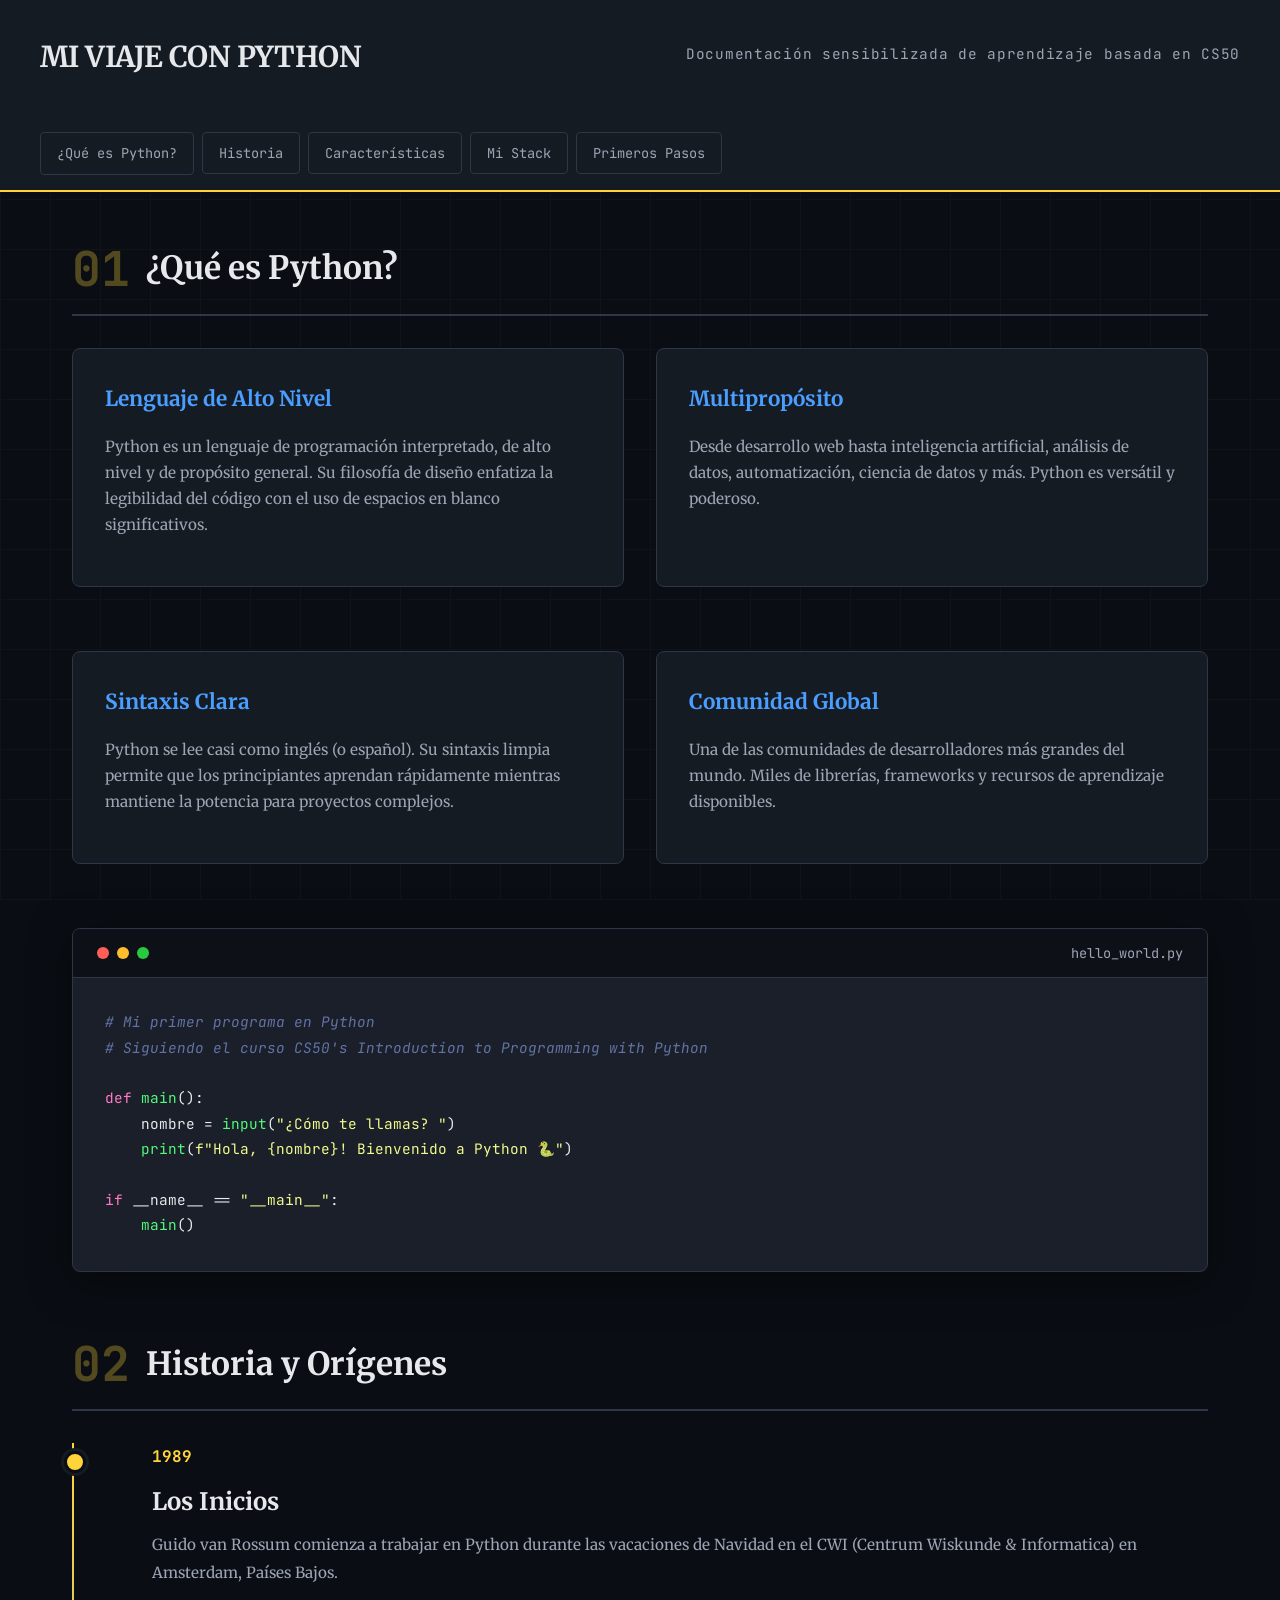
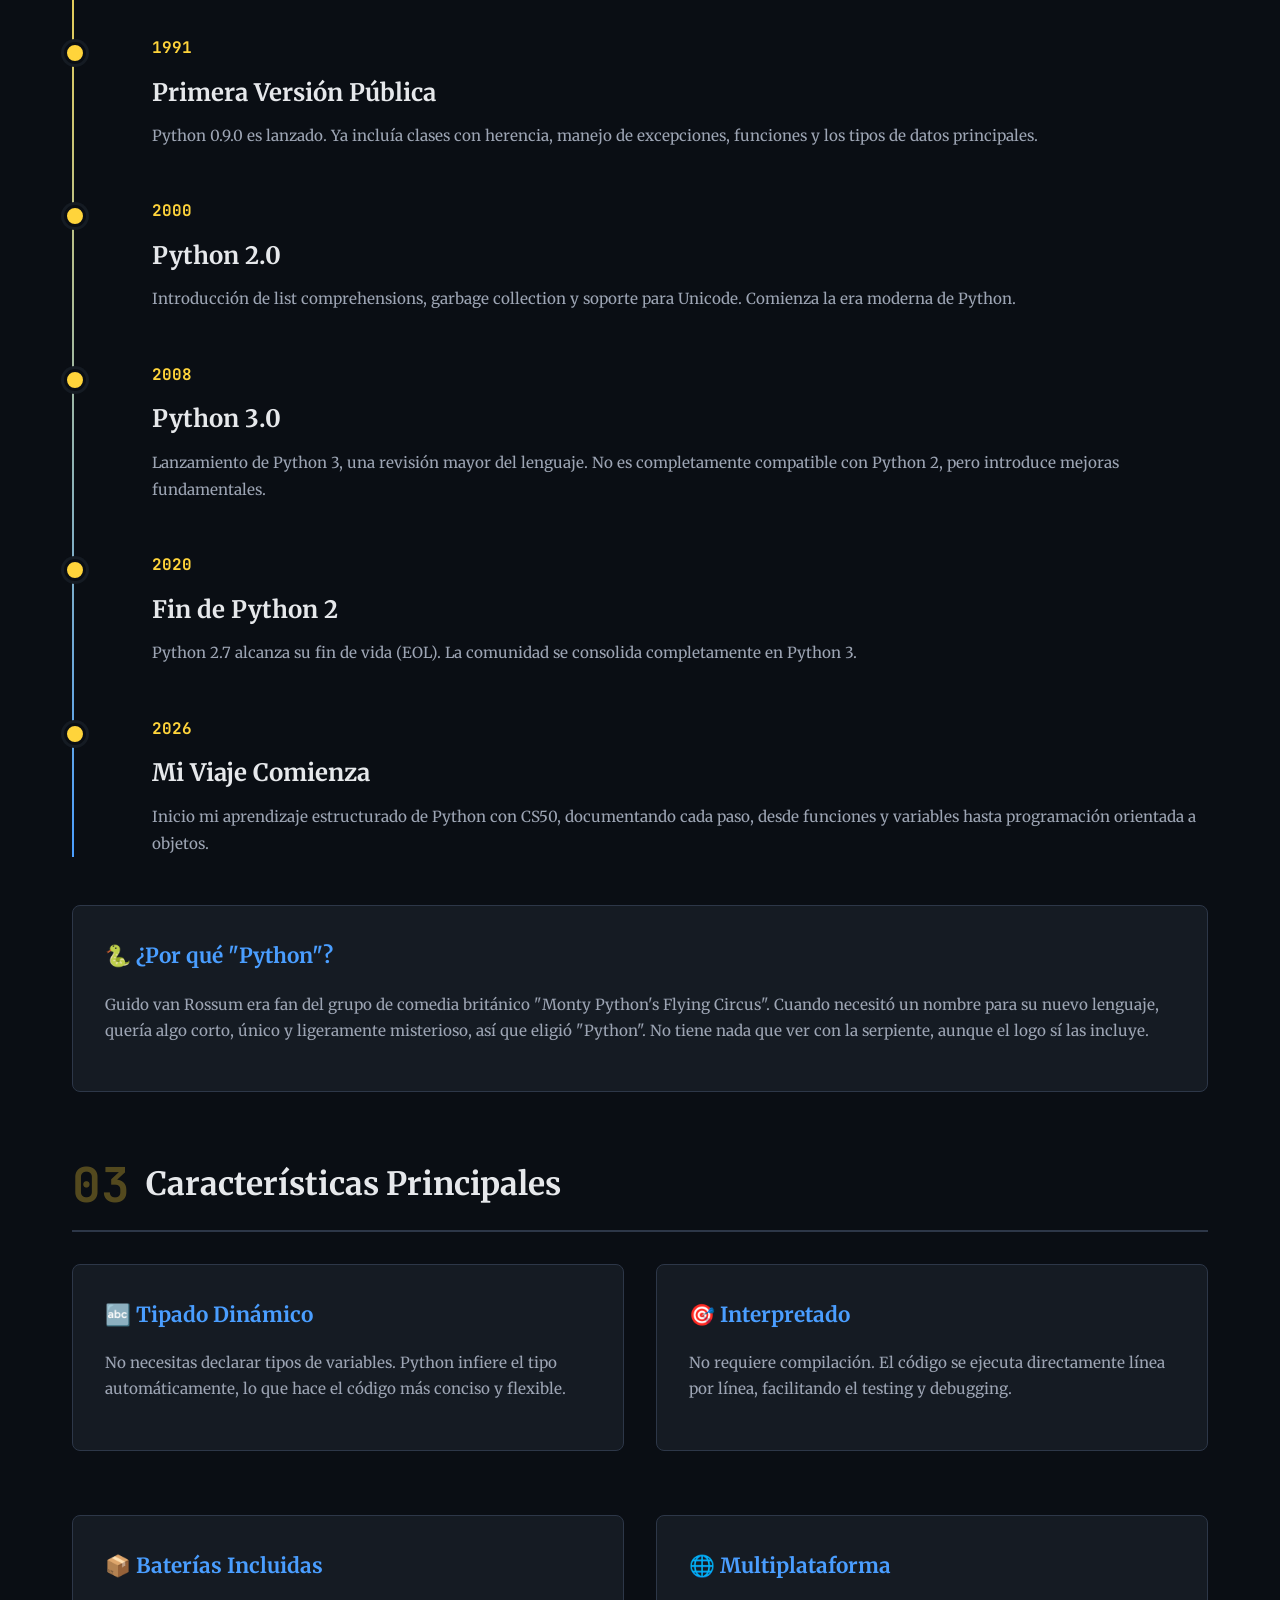
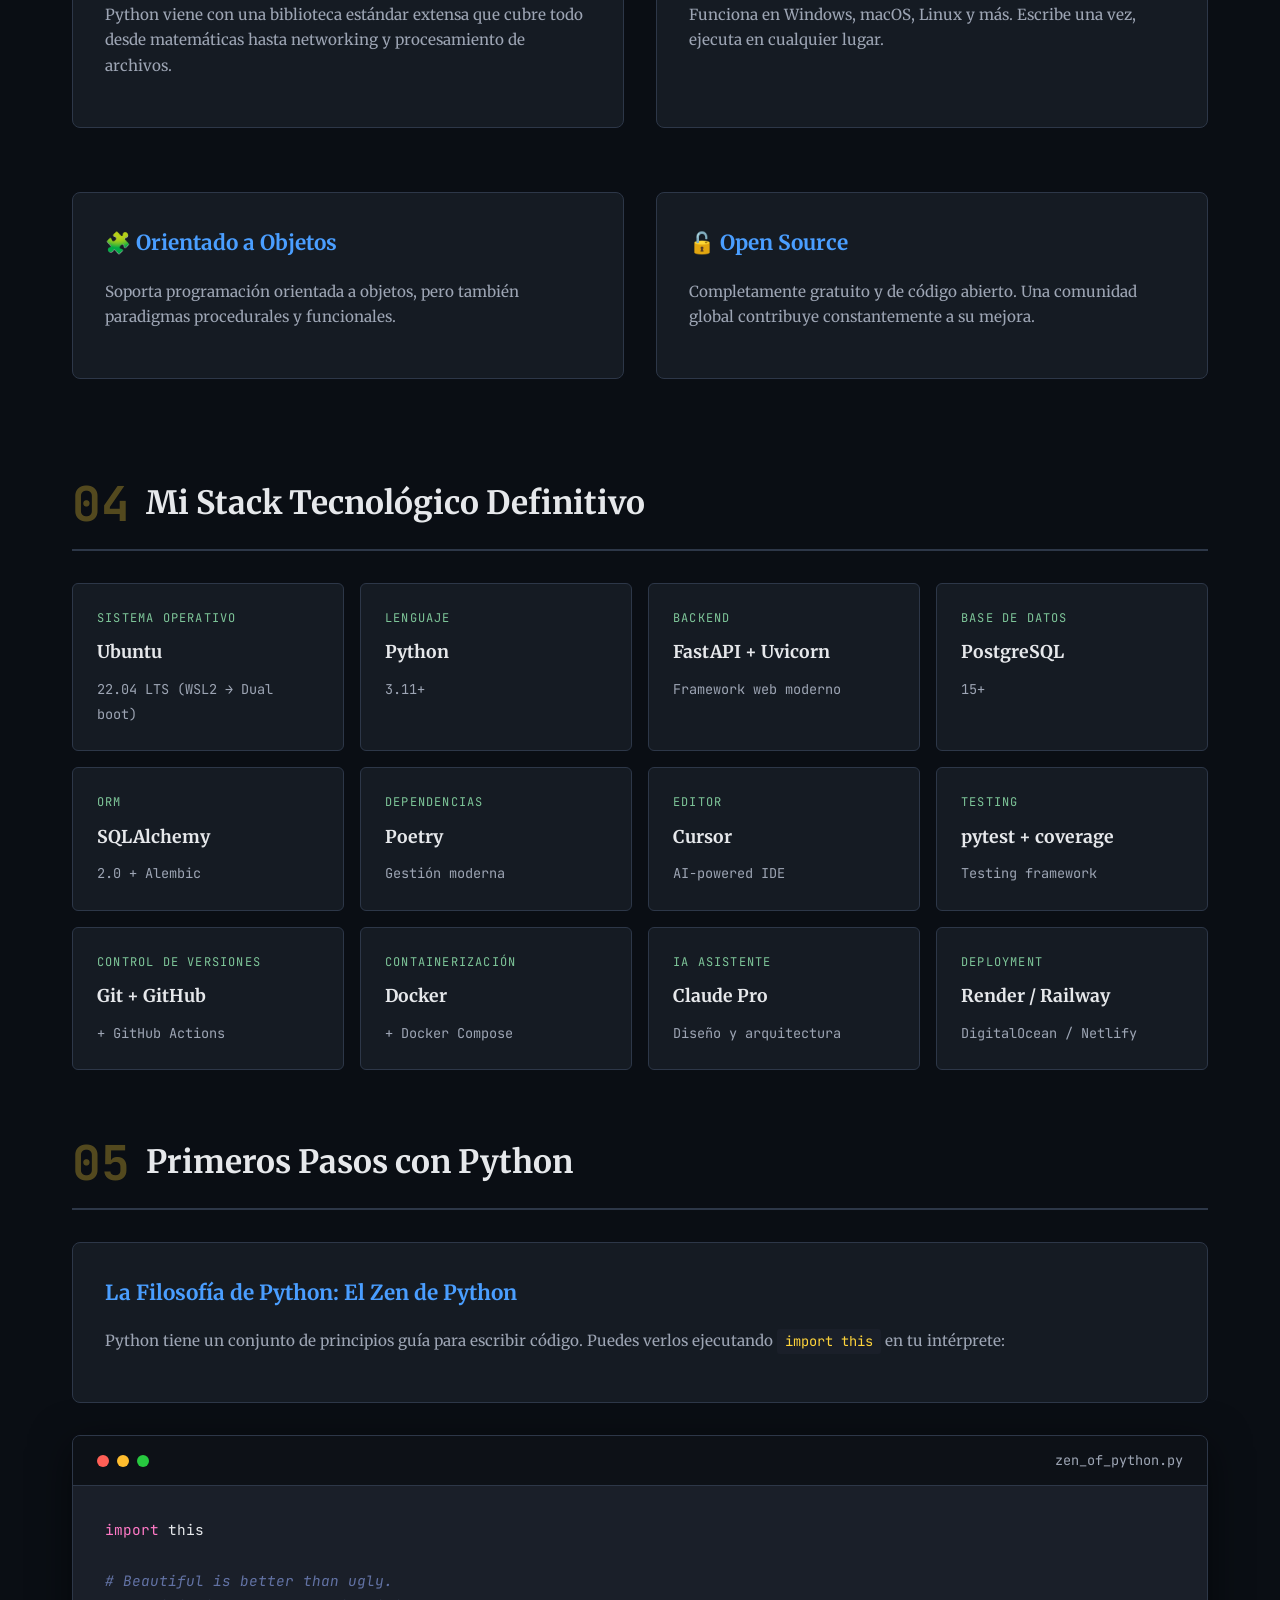
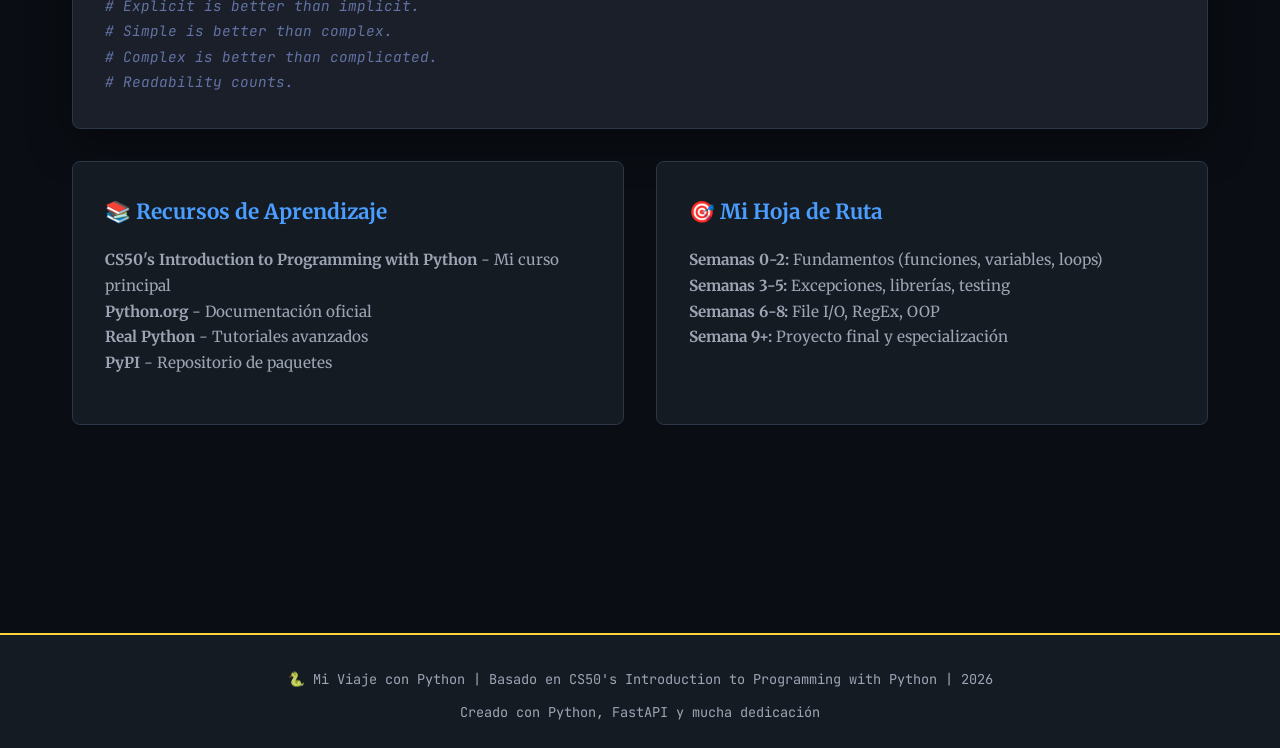
<file: index.html>
<!DOCTYPE html>
<html lang="es">
<head>
    <meta charset="UTF-8">
    <meta name="viewport" content="width=device-width, initial-scale=1.0">
    <title>Mi Viaje con Python - Documentación de Aprendizaje</title>
    <link rel="preconnect" href="https://fonts.googleapis.com">
    <link rel="stylesheet" href="stiles.css">
    <link rel="preconnect" href="https://fonts.gstatic.com" crossorigin>
    <link href="https://fonts.googleapis.com/css2?family=JetBrains+Mono:wght@400;700&family=Merriweather:wght@300;400;700;900&display=swap" rel="stylesheet">
    <style>
        :root {
            --bg-primary: #0a0e14;
            --bg-secondary: #151b23;
            --bg-code: #1a1f29;
            --accent-python: #ffd43b;
            --accent-blue: #4a9eff;
            --accent-green: #7ec699;
            --text-primary: #e6e8eb;
            --text-secondary: #9da5b4;
            --border: #2d3748;
            --shadow: rgba(0, 0, 0, 0.5);
        }
 
        * {
            margin: 0;
            padding: 0;
            box-sizing: border-box;
        }
 
        body {
            font-family: 'Merriweather', serif;
            background: var(--bg-primary);
            color: var(--text-primary);
            line-height: 1.8;
            overflow-x: hidden;
        }
 
        /* Animated Background */
        .bg-animation {
            position: fixed;
            top: 0;
            left: 0;
            width: 100%;
            height: 100%;
            z-index: -1;
            opacity: 0.03;
            background-image: 
                linear-gradient(90deg, var(--accent-python) 1px, transparent 1px),
                linear-gradient(0deg, var(--accent-python) 1px, transparent 1px);
            background-size: 50px 50px;
            animation: gridScroll 20s linear infinite;
        }
 
        @keyframes gridScroll {
            0% { transform: translate(0, 0); }
            100% { transform: translate(50px, 50px); }
        }
 
        /* Header */
        header {
            background: var(--bg-secondary);
            border-bottom: 2px solid var(--accent-python);
            padding: 2rem 2rem 1rem;
            position: sticky;
            top: 0;
            z-index: 100;
            backdrop-filter: blur(10px);
            animation: slideDown 0.6s ease-out;
        }
 
        @keyframes slideDown {
            from {
                transform: translateY(-100%);
                opacity: 0;
            }
            to {
                transform: translateY(0);
                opacity: 1;
            }
        }
 
        .header-content {
            max-width: 1200px;
            margin: 0 auto;
        }
 
        h1 {
            font-size: 3rem;
            font-weight: 900;
            color: var(--accent-python);
            margin-bottom: 0.5rem;
            letter-spacing: -0.02em;
            text-transform: uppercase;
            animation: fadeInUp 0.8s ease-out 0.2s both;
        }
 
        .subtitle {
            font-family: 'JetBrains Mono', monospace;
            color: var(--text-secondary);
            font-size: 0.9rem;
            letter-spacing: 0.05em;
            animation: fadeInUp 0.8s ease-out 0.4s both;
        }
 
        @keyframes fadeInUp {
            from {
                opacity: 0;
                transform: translateY(20px);
            }
            to {
                opacity: 1;
                transform: translateY(0);
            }
        }
 
        /* Navigation */
        nav {
            margin-top: 1.5rem;
            display: flex;
            gap: 0.5rem;
            flex-wrap: wrap;
            animation: fadeInUp 0.8s ease-out 0.6s both;
        }
 
        nav a {
            font-family: 'JetBrains Mono', monospace;
            text-decoration: none;
            color: var(--text-secondary);
            padding: 0.5rem 1rem;
            border: 1px solid var(--border);
            border-radius: 4px;
            font-size: 0.85rem;
            transition: all 0.3s ease;
            position: relative;
            overflow: hidden;
        }
 
        nav a::before {
            content: '';
            position: absolute;
            top: 0;
            left: -100%;
            width: 100%;
            height: 100%;
            background: var(--accent-python);
            transition: left 0.3s ease;
            z-index: -1;
        }
 
        nav a:hover {
            color: var(--bg-primary);
            border-color: var(--accent-python);
        }
 
        nav a:hover::before {
            left: 0;
        }
 
        /* Main Content */
        main {
            max-width: 1200px;
            margin: 0 auto;
            padding: 3rem 2rem;
        }
 
        .section {
            margin-bottom: 4rem;
            animation: fadeInUp 1s ease-out both;
        }
 
        .section:nth-child(1) { animation-delay: 0.8s; }
        .section:nth-child(2) { animation-delay: 1s; }
        .section:nth-child(3) { animation-delay: 1.2s; }
 
        .section-header {
            display: flex;
            align-items: center;
            gap: 1rem;
            margin-bottom: 2rem;
            padding-bottom: 1rem;
            border-bottom: 2px solid var(--border);
        }
 
        .section-number {
            font-family: 'JetBrains Mono', monospace;
            font-size: 3rem;
            font-weight: 700;
            color: var(--accent-python);
            opacity: 0.3;
            line-height: 1;
        }
 
        h2 {
            font-size: 2rem;
            font-weight: 700;
            color: var(--text-primary);
        }
 
        .content-grid {
            display: grid;
            grid-template-columns: 1fr 1fr;
            gap: 2rem;
            margin-bottom: 2rem;
        }
 
        .card {
            background: var(--bg-secondary);
            border: 1px solid var(--border);
            border-radius: 8px;
            padding: 2rem;
            position: relative;
            overflow: hidden;
            transition: transform 0.3s ease, border-color 0.3s ease;
        }
 
        .card::before {
            content: '';
            position: absolute;
            top: 0;
            left: 0;
            width: 4px;
            height: 0;
            background: var(--accent-python);
            transition: height 0.3s ease;
        }
 
        .card:hover {
            transform: translateY(-4px);
            border-color: var(--accent-python);
        }
 
        .card:hover::before {
            height: 100%;
        }
 
        .card h3 {
            font-size: 1.3rem;
            margin-bottom: 1rem;
            color: var(--accent-blue);
            font-weight: 700;
        }
 
        .card p {
            color: var(--text-secondary);
            font-size: 0.95rem;
            line-height: 1.7;
        }
 
        /* Code Block */
        .code-container {
            background: var(--bg-code);
            border: 1px solid var(--border);
            border-radius: 8px;
            overflow: hidden;
            margin: 2rem 0;
            box-shadow: 0 10px 40px var(--shadow);
        }
 
        .code-header {
            background: #0d1117;
            padding: 0.75rem 1.5rem;
            display: flex;
            align-items: center;
            gap: 0.5rem;
            border-bottom: 1px solid var(--border);
        }
 
        .code-dot {
            width: 12px;
            height: 12px;
            border-radius: 50%;
        }
 
        .code-dot.red { background: #ff5f56; }
        .code-dot.yellow { background: #ffbd2e; }
        .code-dot.green { background: #27c93f; }
 
        .code-title {
            font-family: 'JetBrains Mono', monospace;
            font-size: 0.85rem;
            color: var(--text-secondary);
            margin-left: auto;
        }
 
        pre {
            padding: 2rem;
            overflow-x: auto;
            margin: 0;
        }
 
        code {
            font-family: 'JetBrains Mono', monospace;
            font-size: 0.9rem;
            line-height: 1.6;
            color: var(--text-primary);
        }
 
        .keyword { color: #ff79c6; }
        .function { color: #50fa7b; }
        .string { color: #f1fa8c; }
        .comment { color: #6272a4; }
 
        /* Timeline */
        .timeline {
            position: relative;
            padding-left: 3rem;
        }
 
        .timeline::before {
            content: '';
            position: absolute;
            left: 0;
            top: 0;
            bottom: 0;
            width: 2px;
            background: linear-gradient(to bottom, var(--accent-python), var(--accent-blue));
        }
 
        .timeline-item {
            position: relative;
            margin-bottom: 3rem;
            padding-left: 2rem;
        }
 
        .timeline-item::before {
            content: '';
            position: absolute;
            left: -3.5rem;
            top: 0.5rem;
            width: 1rem;
            height: 1rem;
            background: var(--accent-python);
            border: 3px solid var(--bg-primary);
            border-radius: 50%;
            box-shadow: 0 0 0 3px var(--bg-secondary);
        }
 
        .timeline-year {
            font-family: 'JetBrains Mono', monospace;
            color: var(--accent-python);
            font-weight: 700;
            margin-bottom: 0.5rem;
        }
 
        .timeline-content h3 {
            color: var(--text-primary);
            margin-bottom: 0.5rem;
        }
 
        .timeline-content p {
            color: var(--text-secondary);
            font-size: 0.95rem;
        }
 
        /* Tech Stack */
        .tech-stack {
            display: grid;
            grid-template-columns: repeat(auto-fit, minmax(250px, 1fr));
            gap: 1rem;
            margin-top: 2rem;
        }
 
        .tech-item {
            background: var(--bg-secondary);
            border: 1px solid var(--border);
            border-radius: 6px;
            padding: 1.5rem;
            display: flex;
            flex-direction: column;
            gap: 0.5rem;
        }
 
        .tech-category {
            font-family: 'JetBrains Mono', monospace;
            font-size: 0.75rem;
            color: var(--accent-green);
            text-transform: uppercase;
            letter-spacing: 0.1em;
        }
 
        .tech-name {
            font-weight: 700;
            color: var(--text-primary);
            font-size: 1.1rem;
        }
 
        .tech-version {
            font-family: 'JetBrains Mono', monospace;
            font-size: 0.85rem;
            color: var(--text-secondary);
        }
 
        /* Footer */
        footer {
            background: var(--bg-secondary);
            border-top: 2px solid var(--accent-python);
            padding: 2rem;
            text-align: center;
            margin-top: 4rem;
        }
 
        footer p {
            font-family: 'JetBrains Mono', monospace;
            font-size: 0.85rem;
            color: var(--text-secondary);
        }
 
        /* Responsive */
        @media (max-width: 768px) {
            h1 { font-size: 2rem; }
            .content-grid {
                grid-template-columns: 1fr;
            }
            .section-number {
                font-size: 2rem;
            }
            h2 { font-size: 1.5rem; }
        }
 
        /* Scroll Reveal */
        .reveal {
            opacity: 0;
            transform: translateY(30px);
            transition: opacity 0.6s ease, transform 0.6s ease;
        }
 
        .reveal.active {
            opacity: 1;
            transform: translateY(0);
        }
    </style>
</head>
<body>
    <div class="bg-animation"></div>
 
    <header>
        <div class="header-content">
            <h1>Mi Viaje con Python</h1>
            <p class="subtitle">Documentación sensibilizada de aprendizaje basada en CS50</p>
            <nav>
                <a href="#que-es-python">¿Qué es Python?</a>
                <a href="#historia">Historia</a>
                <a href="#caracteristicas">Características</a>
                <a href="#stack">Mi Stack</a>
                <a href="#primeros-pasos">Primeros Pasos</a>
            </nav>
        </div>
    </header>
 
    <main>
        <!-- ¿Qué es Python? -->
        <section id="que-es-python" class="section">
            <div class="section-header">
                <span class="section-number">01</span>
                <h2>¿Qué es Python?</h2>
            </div>
            
            <div class="content-grid">
                <div class="card">
                    <h3>Lenguaje de Alto Nivel</h3>
                    <p>Python es un lenguaje de programación interpretado, de alto nivel y de propósito general. Su filosofía de diseño enfatiza la legibilidad del código con el uso de espacios en blanco significativos.</p>
                </div>
                
                <div class="card">
                    <h3>Multipropósito</h3>
                    <p>Desde desarrollo web hasta inteligencia artificial, análisis de datos, automatización, ciencia de datos y más. Python es versátil y poderoso.</p>
                </div>
                
                <div class="card">
                    <h3>Sintaxis Clara</h3>
                    <p>Python se lee casi como inglés (o español). Su sintaxis limpia permite que los principiantes aprendan rápidamente mientras mantiene la potencia para proyectos complejos.</p>
                </div>
                
                <div class="card">
                    <h3>Comunidad Global</h3>
                    <p>Una de las comunidades de desarrolladores más grandes del mundo. Miles de librerías, frameworks y recursos de aprendizaje disponibles.</p>
                </div>
            </div>
 
            <div class="code-container">
                <div class="code-header">
                    <span class="code-dot red"></span>
                    <span class="code-dot yellow"></span>
                    <span class="code-dot green"></span>
                    <span class="code-title">hello_world.py</span>
                </div>
                <pre><code><span class="comment"># Mi primer programa en Python</span>
<span class="comment"># Siguiendo el curso CS50's Introduction to Programming with Python</span>
 
<span class="keyword">def</span> <span class="function">main</span>():
    nombre = <span class="function">input</span>(<span class="string">"¿Cómo te llamas? "</span>)
    <span class="function">print</span>(<span class="string">f"Hola, {nombre}! Bienvenido a Python 🐍"</span>)
 
<span class="keyword">if</span> __name__ == <span class="string">"__main__"</span>:
    <span class="function">main</span>()</code></pre>
            </div>
        </section>
 
        <!-- Historia -->
        <section id="historia" class="section reveal">
            <div class="section-header">
                <span class="section-number">02</span>
                <h2>Historia y Orígenes</h2>
            </div>
 
            <div class="timeline">
                <div class="timeline-item">
                    <div class="timeline-year">1989</div>
                    <div class="timeline-content">
                        <h3>Los Inicios</h3>
                        <p>Guido van Rossum comienza a trabajar en Python durante las vacaciones de Navidad en el CWI (Centrum Wiskunde & Informatica) en Amsterdam, Países Bajos.</p>
                    </div>
                </div>
 
                <div class="timeline-item">
                    <div class="timeline-year">1991</div>
                    <div class="timeline-content">
                        <h3>Primera Versión Pública</h3>
                        <p>Python 0.9.0 es lanzado. Ya incluía clases con herencia, manejo de excepciones, funciones y los tipos de datos principales.</p>
                    </div>
                </div>
 
                <div class="timeline-item">
                    <div class="timeline-year">2000</div>
                    <div class="timeline-content">
                        <h3>Python 2.0</h3>
                        <p>Introducción de list comprehensions, garbage collection y soporte para Unicode. Comienza la era moderna de Python.</p>
                    </div>
                </div>
 
                <div class="timeline-item">
                    <div class="timeline-year">2008</div>
                    <div class="timeline-content">
                        <h3>Python 3.0</h3>
                        <p>Lanzamiento de Python 3, una revisión mayor del lenguaje. No es completamente compatible con Python 2, pero introduce mejoras fundamentales.</p>
                    </div>
                </div>
 
                <div class="timeline-item">
                    <div class="timeline-year">2020</div>
                    <div class="timeline-content">
                        <h3>Fin de Python 2</h3>
                        <p>Python 2.7 alcanza su fin de vida (EOL). La comunidad se consolida completamente en Python 3.</p>
                    </div>
                </div>
 
                <div class="timeline-item">
                    <div class="timeline-year">2026</div>
                    <div class="timeline-content">
                        <h3>Mi Viaje Comienza</h3>
                        <p>Inicio mi aprendizaje estructurado de Python con CS50, documentando cada paso, desde funciones y variables hasta programación orientada a objetos.</p>
                    </div>
                </div>
            </div>
 
            <div class="card" style="margin-top: 2rem;">
                <h3>🐍 ¿Por qué "Python"?</h3>
                <p>Guido van Rossum era fan del grupo de comedia británico "Monty Python's Flying Circus". Cuando necesitó un nombre para su nuevo lenguaje, quería algo corto, único y ligeramente misterioso, así que eligió "Python". No tiene nada que ver con la serpiente, aunque el logo sí las incluye.</p>
            </div>
        </section>
 
        <!-- Características Principales -->
        <section id="caracteristicas" class="section reveal">
            <div class="section-header">
                <span class="section-number">03</span>
                <h2>Características Principales</h2>
            </div>
 
            <div class="content-grid">
                <div class="card">
                    <h3>🔤 Tipado Dinámico</h3>
                    <p>No necesitas declarar tipos de variables. Python infiere el tipo automáticamente, lo que hace el código más conciso y flexible.</p>
                </div>
 
                <div class="card">
                    <h3>🎯 Interpretado</h3>
                    <p>No requiere compilación. El código se ejecuta directamente línea por línea, facilitando el testing y debugging.</p>
                </div>
 
                <div class="card">
                    <h3>📦 Baterías Incluidas</h3>
                    <p>Python viene con una biblioteca estándar extensa que cubre todo desde matemáticas hasta networking y procesamiento de archivos.</p>
                </div>
 
                <div class="card">
                    <h3>🌐 Multiplataforma</h3>
                    <p>Funciona en Windows, macOS, Linux y más. Escribe una vez, ejecuta en cualquier lugar.</p>
                </div>
 
                <div class="card">
                    <h3>🧩 Orientado a Objetos</h3>
                    <p>Soporta programación orientada a objetos, pero también paradigmas procedurales y funcionales.</p>
                </div>
 
                <div class="card">
                    <h3>🔓 Open Source</h3>
                    <p>Completamente gratuito y de código abierto. Una comunidad global contribuye constantemente a su mejora.</p>
                </div>
            </div>
        </section>
 
        <!-- Mi Stack Tecnológico -->
        <section id="stack" class="section reveal">
            <div class="section-header">
                <span class="section-number">04</span>
                <h2>Mi Stack Tecnológico Definitivo</h2>
            </div>
 
            <div class="tech-stack">
                <div class="tech-item">
                    <span class="tech-category">Sistema Operativo</span>
                    <span class="tech-name">Ubuntu</span>
                    <span class="tech-version">22.04 LTS (WSL2 → Dual boot)</span>
                </div>
 
                <div class="tech-item">
                    <span class="tech-category">Lenguaje</span>
                    <span class="tech-name">Python</span>
                    <span class="tech-version">3.11+</span>
                </div>
 
                <div class="tech-item">
                    <span class="tech-category">Backend</span>
                    <span class="tech-name">FastAPI + Uvicorn</span>
                    <span class="tech-version">Framework web moderno</span>
                </div>
 
                <div class="tech-item">
                    <span class="tech-category">Base de Datos</span>
                    <span class="tech-name">PostgreSQL</span>
                    <span class="tech-version">15+</span>
                </div>
 
                <div class="tech-item">
                    <span class="tech-category">ORM</span>
                    <span class="tech-name">SQLAlchemy</span>
                    <span class="tech-version">2.0 + Alembic</span>
                </div>
 
                <div class="tech-item">
                    <span class="tech-category">Dependencias</span>
                    <span class="tech-name">Poetry</span>
                    <span class="tech-version">Gestión moderna</span>
                </div>
 
                <div class="tech-item">
                    <span class="tech-category">Editor</span>
                    <span class="tech-name">Cursor</span>
                    <span class="tech-version">AI-powered IDE</span>
                </div>
 
                <div class="tech-item">
                    <span class="tech-category">Testing</span>
                    <span class="tech-name">pytest + coverage</span>
                    <span class="tech-version">Testing framework</span>
                </div>
 
                <div class="tech-item">
                    <span class="tech-category">Control de Versiones</span>
                    <span class="tech-name">Git + GitHub</span>
                    <span class="tech-version">+ GitHub Actions</span>
                </div>
 
                <div class="tech-item">
                    <span class="tech-category">Containerización</span>
                    <span class="tech-name">Docker</span>
                    <span class="tech-version">+ Docker Compose</span>
                </div>
 
                <div class="tech-item">
                    <span class="tech-category">IA Asistente</span>
                    <span class="tech-name">Claude Pro</span>
                    <span class="tech-version">Diseño y arquitectura</span>
                </div>
 
                <div class="tech-item">
                    <span class="tech-category">Deployment</span>
                    <span class="tech-name">Render / Railway</span>
                    <span class="tech-version">DigitalOcean / Netlify</span>
                </div>
            </div>
        </section>
 
        <!-- Primeros Pasos -->
        <section id="primeros-pasos" class="section reveal">
            <div class="section-header">
                <span class="section-number">05</span>
                <h2>Primeros Pasos con Python</h2>
            </div>
 
            <div class="card" style="margin-bottom: 2rem;">
                <h3>La Filosofía de Python: El Zen de Python</h3>
                <p style="margin-bottom: 1rem;">Python tiene un conjunto de principios guía para escribir código. Puedes verlos ejecutando <code style="background: var(--bg-code); padding: 0.2rem 0.5rem; border-radius: 3px; font-family: 'JetBrains Mono', monospace;">import this</code> en tu intérprete:</p>
            </div>
 
            <div class="code-container">
                <div class="code-header">
                    <span class="code-dot red"></span>
                    <span class="code-dot yellow"></span>
                    <span class="code-dot green"></span>
                    <span class="code-title">zen_of_python.py</span>
                </div>
                <pre><code><span class="keyword">import</span> this
 
<span class="comment"># Beautiful is better than ugly.</span>
<span class="comment"># Explicit is better than implicit.</span>
<span class="comment"># Simple is better than complex.</span>
<span class="comment"># Complex is better than complicated.</span>
<span class="comment"># Readability counts.</span></code></pre>
            </div>
 
            <div class="content-grid">
                <div class="card">
                    <h3>📚 Recursos de Aprendizaje</h3>
                    <p><strong>CS50's Introduction to Programming with Python</strong> - Mi curso principal<br>
                    <strong>Python.org</strong> - Documentación oficial<br>
                    <strong>Real Python</strong> - Tutoriales avanzados<br>
                    <strong>PyPI</strong> - Repositorio de paquetes</p>
                </div>
 
                <div class="card">
                    <h3>🎯 Mi Hoja de Ruta</h3>
                    <p><strong>Semanas 0-2:</strong> Fundamentos (funciones, variables, loops)<br>
                    <strong>Semanas 3-5:</strong> Excepciones, librerías, testing<br>
                    <strong>Semanas 6-8:</strong> File I/O, RegEx, OOP<br>
                    <strong>Semana 9+:</strong> Proyecto final y especialización</p>
                </div>
            </div>
        </section>
    </main>
 
    <footer>
        <p>🐍 Mi Viaje con Python | Basado en CS50's Introduction to Programming with Python | 2026</p>
        <p style="margin-top: 0.5rem;">Creado con Python, FastAPI y mucha dedicación</p>
    </footer>
 
    <script>
        // Scroll reveal animation
        const reveals = document.querySelectorAll('.reveal');
        
        function checkScroll() {
            reveals.forEach(element => {
                const elementTop = element.getBoundingClientRect().top;
                const elementVisible = 150;
                
                if (elementTop < window.innerHeight - elementVisible) {
                    element.classList.add('active');
                }
            });
        }
 
        window.addEventListener('scroll', checkScroll);
        checkScroll(); // Check on load
 
        // Smooth scroll for navigation
        document.querySelectorAll('nav a').forEach(anchor => {
            anchor.addEventListener('click', function(e) {
                e.preventDefault();
                const target = document.querySelector(this.getAttribute('href'));
                target.scrollIntoView({ behavior: 'smooth', block: 'start' });
            });
        });
    </script>
</body>
</html>
</file>
<file: stiles.css>
/* ============================================
   MI VIAJE CON PYTHON - ESTILOS CENTRALIZADOS
   Archivo CSS principal para todas las páginas
   ============================================ */

/* ==================== VARIABLES CSS ==================== */
:root {
    /* Colores principales */
    --bg-primary: #0a0e14;
    --bg-secondary: #151b23;
    --bg-code: #1a1f29;
    
    /* Acentos */
    --accent-python: #ffd43b;
    --accent-blue: #4a9eff;
    --accent-green: #7ec699;
    --accent-red: #ff6b6b;
    --accent-purple: #bd93f9;
    --accent-orange: #ffb86c;
    
    /* Texto */
    --text-primary: #e6e8eb;
    --text-secondary: #9da5b4;
    
    /* Bordes y sombras */
    --border: #2d3748;
    --shadow: rgba(0, 0, 0, 0.5);
    
    /* Tipografía */
    --font-serif: 'Merriweather', serif;
    --font-mono: 'JetBrains Mono', monospace;
    
    /* Espaciado */
    --spacing-xs: 0.5rem;
    --spacing-sm: 1rem;
    --spacing-md: 2rem;
    --spacing-lg: 3rem;
    --spacing-xl: 4rem;
    
    /* Transiciones */
    --transition-fast: 0.2s ease;
    --transition-normal: 0.3s ease;
    --transition-slow: 0.6s ease;
    
    /* Border radius */
    --radius-sm: 4px;
    --radius-md: 8px;
    --radius-lg: 12px;
}

/* ==================== RESET & BASE ==================== */
* {
    margin: 0;
    padding: 0;
    box-sizing: border-box;
}

html {
    scroll-behavior: smooth;
}

body {
    font-family: var(--font-serif);
    background: var(--bg-primary);
    color: var(--text-primary);
    line-height: 1.8;
    overflow-x: hidden;
    min-height: 100vh;
}

/* ==================== BACKGROUND ANIMADO ==================== */
.bg-animation {
    position: fixed;
    top: 0;
    left: 0;
    width: 100%;
    height: 100%;
    z-index: -1;
    opacity: 0.03;
    background-image: 
        linear-gradient(90deg, var(--accent-python) 1px, transparent 1px),
        linear-gradient(0deg, var(--accent-python) 1px, transparent 1px);
    background-size: 50px 50px;
    animation: gridScroll 20s linear infinite;
    pointer-events: none;
}

@keyframes gridScroll {
    0% { transform: translate(0, 0); }
    100% { transform: translate(50px, 50px); }
}

/* ==================== ANIMACIONES ==================== */
@keyframes slideDown {
    from {
        transform: translateY(-100%);
        opacity: 0;
    }
    to {
        transform: translateY(0);
        opacity: 1;
    }
}

@keyframes fadeInUp {
    from {
        opacity: 0;
        transform: translateY(20px);
    }
    to {
        opacity: 1;
        transform: translateY(0);
    }
}

@keyframes fadeIn {
    from { opacity: 0; }
    to { opacity: 1; }
}

/* ==================== HEADER ==================== */
header {
    background: var(--bg-secondary);
    border-bottom: 2px solid var(--accent-python);
    padding: 2rem 2rem 1rem;
    position: sticky;
    top: 0;
    z-index: 100;
    backdrop-filter: blur(10px);
    animation: slideDown 0.6s ease-out;
}

.header-content {
    max-width: 1200px;
    margin: 0 auto;
    display: flex;
    justify-content: space-between;
    align-items: center;
    flex-wrap: wrap;
    gap: 1rem;
}

.header-title {
    display: flex;
    align-items: center;
    gap: 1rem;
    animation: fadeInUp 0.8s ease-out 0.2s both;
}

.logo {
    font-size: 2rem;
    text-decoration: none;
    transition: transform var(--transition-normal);
    display: inline-block;
}

.logo:hover {
    transform: scale(1.2) rotate(10deg);
}

header h1 {
    font-size: 1.8rem;
    font-weight: 700;
    color: var(--text-primary);
    letter-spacing: -0.02em;
}

.subtitle {
    font-family: var(--font-mono);
    color: var(--text-secondary);
    font-size: 0.9rem;
    letter-spacing: 0.05em;
}

.week-badge {
    font-family: var(--font-mono);
    background: var(--accent-python);
    color: var(--bg-primary);
    padding: 0.3rem 0.8rem;
    border-radius: var(--radius-sm);
    font-size: 0.85rem;
    font-weight: 700;
    animation: fadeInUp 0.8s ease-out 0.4s both;
}

/* ==================== NAVEGACIÓN ==================== */
nav {
    display: flex;
    gap: var(--spacing-xs);
    flex-wrap: wrap;
    animation: fadeInUp 0.8s ease-out 0.6s both;
}

nav a {
    font-family: var(--font-mono);
    text-decoration: none;
    color: var(--text-secondary);
    padding: 0.5rem 1rem;
    border: 1px solid var(--border);
    border-radius: var(--radius-sm);
    font-size: 0.85rem;
    transition: all var(--transition-normal);
    position: relative;
    overflow: hidden;
}

nav a::before {
    content: '';
    position: absolute;
    top: 0;
    left: -100%;
    width: 100%;
    height: 100%;
    background: var(--accent-python);
    transition: left var(--transition-normal);
    z-index: -1;
}

nav a:hover,
nav a.active {
    color: var(--bg-primary);
    border-color: var(--accent-python);
}

nav a:hover::before,
nav a.active::before {
    left: 0;
}

/* ==================== CONTENIDO PRINCIPAL ==================== */
main {
    max-width: 1200px;
    margin: 0 auto;
    padding: var(--spacing-lg) var(--spacing-md);
}

.page-header {
    margin-bottom: var(--spacing-lg);
    text-align: center;
    animation: fadeInUp 0.8s ease-out 0.8s both;
}

.page-title {
    font-size: 3rem;
    font-weight: 900;
    color: var(--accent-python);
    margin-bottom: 1rem;
    text-transform: uppercase;
    letter-spacing: -0.02em;
}

.page-subtitle {
    font-family: var(--font-mono);
    color: var(--text-secondary);
    font-size: 1.1rem;
    letter-spacing: 0.05em;
}

/* ==================== SECCIONES ==================== */
.section {
    margin-bottom: var(--spacing-xl);
    opacity: 0;
    transform: translateY(30px);
    animation: fadeInUp 0.6s ease-out forwards;
}

.section:nth-child(1) { animation-delay: 1s; }
.section:nth-child(2) { animation-delay: 1.2s; }
.section:nth-child(3) { animation-delay: 1.4s; }
.section:nth-child(4) { animation-delay: 1.6s; }
.section:nth-child(5) { animation-delay: 1.8s; }
.section:nth-child(6) { animation-delay: 2s; }
.section:nth-child(7) { animation-delay: 2.2s; }
.section:nth-child(8) { animation-delay: 2.4s; }

.section-header {
    display: flex;
    align-items: center;
    gap: 1rem;
    margin-bottom: var(--spacing-md);
    padding-bottom: 1rem;
    border-bottom: 2px solid var(--border);
}

.section-number {
    font-family: var(--font-mono);
    font-size: 3rem;
    font-weight: 700;
    color: var(--accent-python);
    opacity: 0.3;
    line-height: 1;
}

.section-icon {
    font-size: 2rem;
}

/* ==================== TIPOGRAFÍA ==================== */
h1 {
    font-size: 3rem;
    font-weight: 900;
    color: var(--accent-python);
    margin-bottom: 0.5rem;
    letter-spacing: -0.02em;
    text-transform: uppercase;
}

h2 {
    font-size: 2rem;
    font-weight: 700;
    color: var(--text-primary);
}

h3 {
    font-size: 1.5rem;
    margin-bottom: 1rem;
    color: var(--accent-blue);
    font-weight: 700;
}

h4 {
    font-size: 1.2rem;
    color: var(--text-primary);
    margin-bottom: 0.5rem;
}

p {
    margin-bottom: 1rem;
    color: var(--text-secondary);
}

ul, ol {
    margin-left: 2rem;
    margin-bottom: 1rem;
}

li {
    color: var(--text-secondary);
    margin-bottom: 0.5rem;
}

code:not(pre code) {
    font-family: var(--font-mono);
    background: var(--bg-code);
    padding: 0.2rem 0.5rem;
    border-radius: 3px;
    font-size: 0.9em;
    color: var(--accent-python);
}

/* ==================== TARJETAS (CARDS) ==================== */
.card {
    background: var(--bg-secondary);
    border: 1px solid var(--border);
    border-radius: var(--radius-md);
    padding: var(--spacing-md);
    margin-bottom: var(--spacing-md);
    position: relative;
    overflow: hidden;
    transition: transform var(--transition-normal), border-color var(--transition-normal);
}

.card::before {
    content: '';
    position: absolute;
    top: 0;
    left: 0;
    width: 4px;
    height: 0;
    background: var(--accent-python);
    transition: height var(--transition-normal);
}

.card:hover {
    transform: translateY(-4px);
    border-color: var(--accent-python);
}

.card:hover::before {
    height: 100%;
}

.card h3 {
    color: var(--accent-blue);
}

.card p {
    color: var(--text-secondary);
    font-size: 0.95rem;
}

/* ==================== GRIDS ==================== */
.content-grid {
    display: grid;
    grid-template-columns: repeat(auto-fit, minmax(300px, 1fr));
    gap: var(--spacing-md);
    margin-bottom: var(--spacing-md);
}

/* ==================== BLOQUES DE CÓDIGO ==================== */
.code-container {
    background: var(--bg-code);
    border: 1px solid var(--border);
    border-radius: var(--radius-md);
    overflow: hidden;
    margin: var(--spacing-md) 0;
    box-shadow: 0 10px 40px var(--shadow);
}

.code-header {
    background: #0d1117;
    padding: 0.75rem 1.5rem;
    display: flex;
    align-items: center;
    gap: 0.5rem;
    border-bottom: 1px solid var(--border);
    position: relative;
}

.code-dot {
    width: 12px;
    height: 12px;
    border-radius: 50%;
}

.code-dot.red { background: #ff5f56; }
.code-dot.yellow { background: #ffbd2e; }
.code-dot.green { background: #27c93f; }

.code-title {
    font-family: var(--font-mono);
    font-size: 0.85rem;
    color: var(--text-secondary);
    margin-left: auto;
}

pre {
    padding: var(--spacing-md);
    overflow-x: auto;
    margin: 0;
}

pre code {
    font-family: var(--font-mono);
    font-size: 0.9rem;
    line-height: 1.6;
    color: var(--text-primary);
}

/* Syntax highlighting */
.keyword { color: #ff79c6; }
.function { color: #50fa7b; }
.string { color: #f1fa8c; }
.comment { color: #6272a4; font-style: italic; }
.number { color: #bd93f9; }

/* ==================== CAJAS ESPECIALES ==================== */
.concept-box {
    background: linear-gradient(135deg, var(--bg-secondary), var(--bg-code));
    border-left: 4px solid var(--accent-blue);
    padding: 1.5rem;
    margin: var(--spacing-md) 0;
    border-radius: 0 var(--radius-md) var(--radius-md) 0;
}

.concept-box h3 {
    color: var(--accent-blue);
    margin-bottom: 1rem;
}

.example-box {
    background: var(--bg-secondary);
    border-left: 4px solid var(--accent-green);
    padding: 1.5rem;
    margin: var(--spacing-md) 0;
    border-radius: 0 var(--radius-md) var(--radius-md) 0;
}

.example-box h3 {
    color: var(--accent-green);
    margin-bottom: 1rem;
}

.warning-box {
    background: rgba(255, 107, 107, 0.1);
    border-left: 4px solid var(--accent-red);
    padding: 1.5rem;
    margin: var(--spacing-md) 0;
    border-radius: 0 var(--radius-md) var(--radius-md) 0;
}

.warning-box h3 {
    color: var(--accent-red);
    margin-bottom: 1rem;
}

.info-box {
    background: rgba(74, 158, 255, 0.1);
    border-left: 4px solid var(--accent-blue);
    padding: 1.5rem;
    margin: var(--spacing-md) 0;
    border-radius: 0 var(--radius-md) var(--radius-md) 0;
}

.info-box h3 {
    color: var(--accent-blue);
    margin-bottom: 1rem;
}

/* ==================== TIMELINE ==================== */
.timeline {
    position: relative;
    padding-left: 3rem;
}

.timeline::before {
    content: '';
    position: absolute;
    left: 0;
    top: 0;
    bottom: 0;
    width: 2px;
    background: linear-gradient(to bottom, var(--accent-python), var(--accent-blue));
}

.timeline-item {
    position: relative;
    margin-bottom: 3rem;
    padding-left: 2rem;
}

.timeline-item::before {
    content: '';
    position: absolute;
    left: -3.5rem;
    top: 0.5rem;
    width: 1rem;
    height: 1rem;
    background: var(--accent-python);
    border: 3px solid var(--bg-primary);
    border-radius: 50%;
    box-shadow: 0 0 0 3px var(--bg-secondary);
}

.timeline-year {
    font-family: var(--font-mono);
    color: var(--accent-python);
    font-weight: 700;
    margin-bottom: 0.5rem;
}

.timeline-content h3 {
    color: var(--text-primary);
    margin-bottom: 0.5rem;
}

.timeline-content p {
    color: var(--text-secondary);
    font-size: 0.95rem;
}

/* ==================== TECH STACK ==================== */
.tech-stack {
    display: grid;
    grid-template-columns: repeat(auto-fit, minmax(250px, 1fr));
    gap: 1rem;
    margin-top: var(--spacing-md);
}

.tech-item {
    background: var(--bg-secondary);
    border: 1px solid var(--border);
    border-radius: 6px;
    padding: 1.5rem;
    display: flex;
    flex-direction: column;
    gap: 0.5rem;
    transition: all var(--transition-normal);
}

.tech-item:hover {
    transform: translateY(-4px);
    border-color: var(--accent-green);
}

.tech-category {
    font-family: var(--font-mono);
    font-size: 0.75rem;
    color: var(--accent-green);
    text-transform: uppercase;
    letter-spacing: 0.1em;
}

.tech-name {
    font-weight: 700;
    color: var(--text-primary);
    font-size: 1.1rem;
}

.tech-version {
    font-family: var(--font-mono);
    font-size: 0.85rem;
    color: var(--text-secondary);
}

/* ==================== BOTONES DE NAVEGACIÓN ==================== */
.navigation {
    display: flex;
    justify-content: space-between;
    margin-top: var(--spacing-xl);
    gap: 1rem;
    flex-wrap: wrap;
    animation: fadeInUp 0.6s ease-out;
}

.nav-button {
    font-family: var(--font-mono);
    text-decoration: none;
    background: var(--bg-secondary);
    color: var(--text-primary);
    padding: 1rem 2rem;
    border: 2px solid var(--border);
    border-radius: var(--radius-md);
    transition: all var(--transition-normal);
    display: flex;
    align-items: center;
    gap: 0.5rem;
    min-width: 200px;
    position: relative;
    overflow: hidden;
}

.nav-button::before {
    content: '';
    position: absolute;
    top: 0;
    left: 0;
    width: 0;
    height: 100%;
    background: var(--accent-python);
    transition: width var(--transition-normal);
    z-index: -1;
}

.nav-button:hover {
    border-color: var(--accent-python);
    color: var(--bg-primary);
    transform: translateY(-2px);
    box-shadow: 0 10px 30px var(--shadow);
}

.nav-button:hover::before {
    width: 100%;
}

.nav-button.prev {
    margin-right: auto;
}

.nav-button.next {
    margin-left: auto;
}

/* ==================== FOOTER ==================== */
footer {
    background: var(--bg-secondary);
    border-top: 2px solid var(--accent-python);
    padding: var(--spacing-md);
    text-align: center;
    margin-top: var(--spacing-xl);
}

footer p {
    font-family: var(--font-mono);
    font-size: 0.85rem;
    color: var(--text-secondary);
    margin-bottom: 0.5rem;
}

/* ==================== RESPONSIVE ==================== */
@media (max-width: 768px) {
    .page-title { font-size: 2rem; }
    header h1 { font-size: 1.3rem; }
    h2 { font-size: 1.5rem; }
    .content-grid { grid-template-columns: 1fr; }
    .navigation { flex-direction: column; }
    .nav-button { width: 100%; }
    .section-number { font-size: 2rem; }
    .timeline { padding-left: 2rem; }
    .timeline-item { padding-left: 1.5rem; }
    main { padding: var(--spacing-md) 1rem; }
}

/* ==================== SCROLL REVEAL ==================== */
.reveal {
    opacity: 0;
    transform: translateY(30px);
    transition: opacity var(--transition-slow), transform var(--transition-slow);
}

.reveal.active {
    opacity: 1;
    transform: translateY(0);
}

/* ==================== ACCESIBILIDAD ==================== */
@media (prefers-reduced-motion: reduce) {
    *, *::before, *::after {
        animation-duration: 0.01ms !important;
        animation-iteration-count: 1 !important;
        transition-duration: 0.01ms !important;
    }
}
</file>
